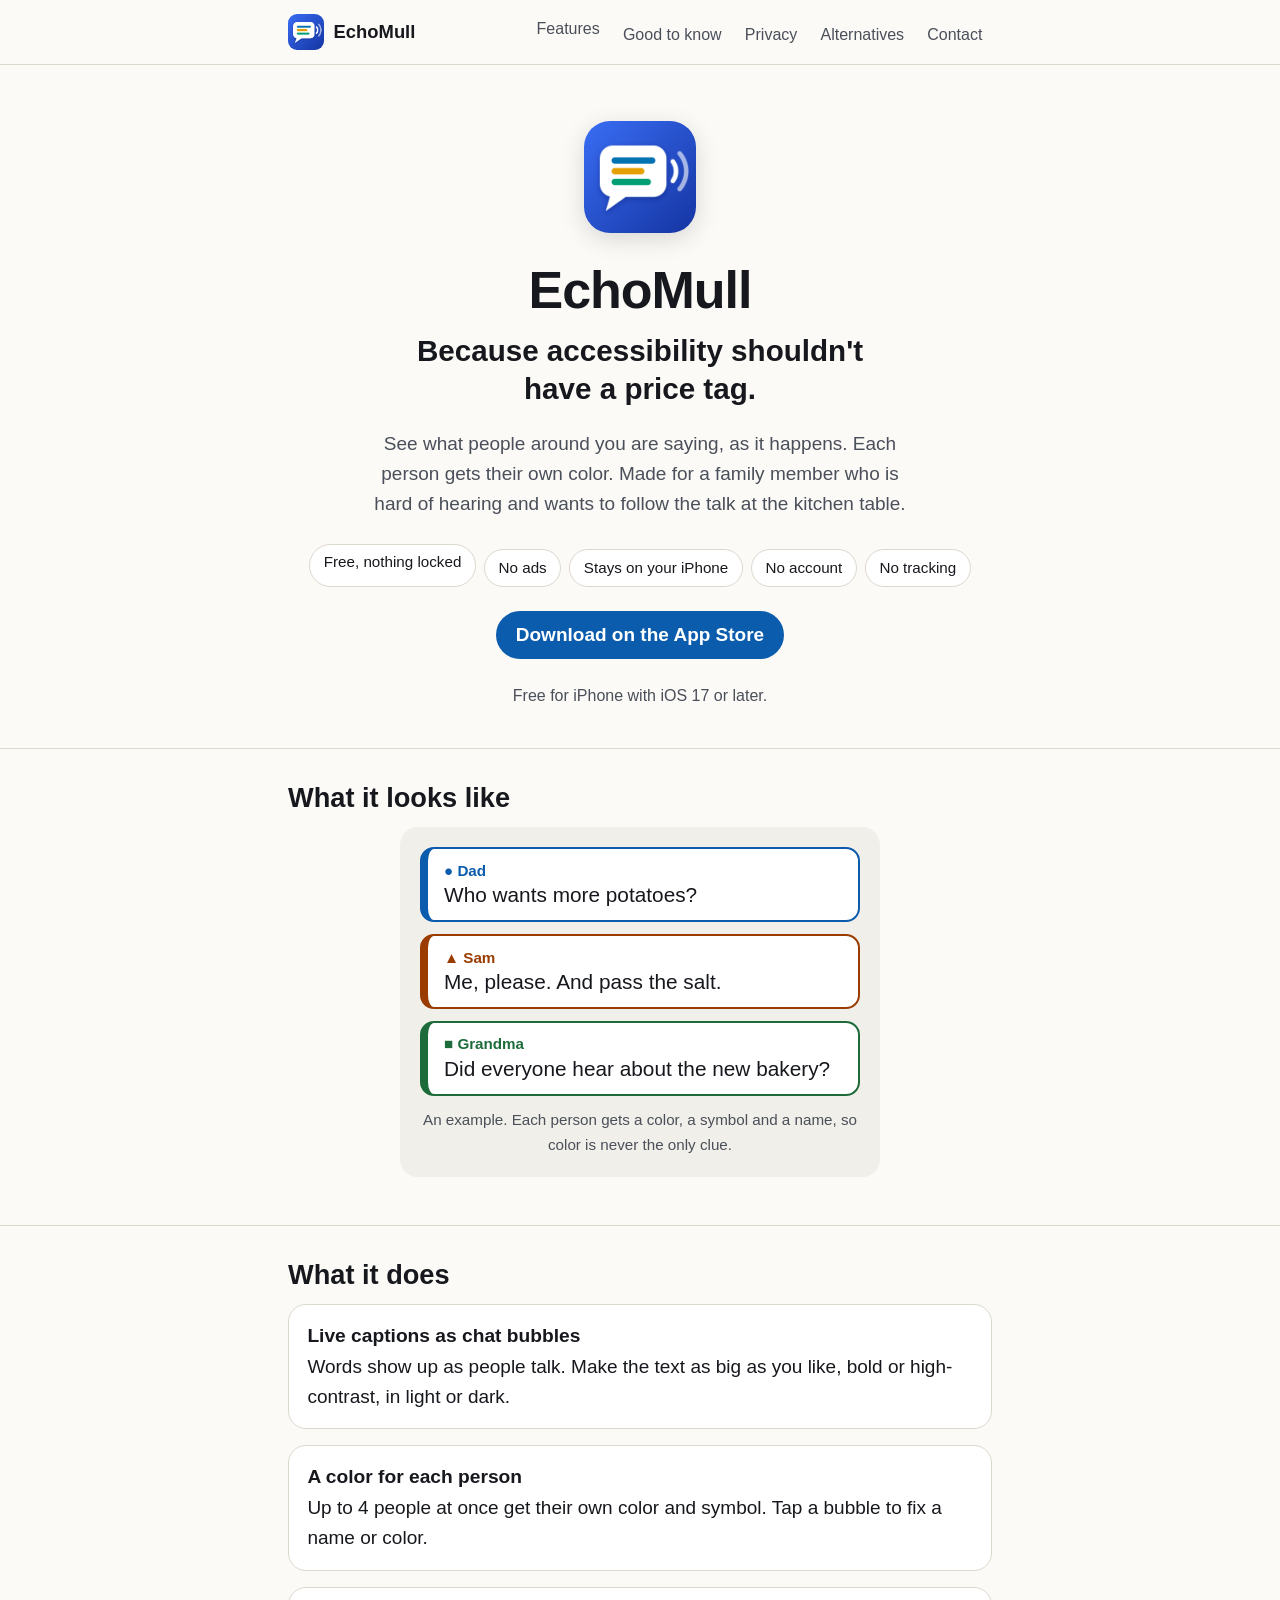
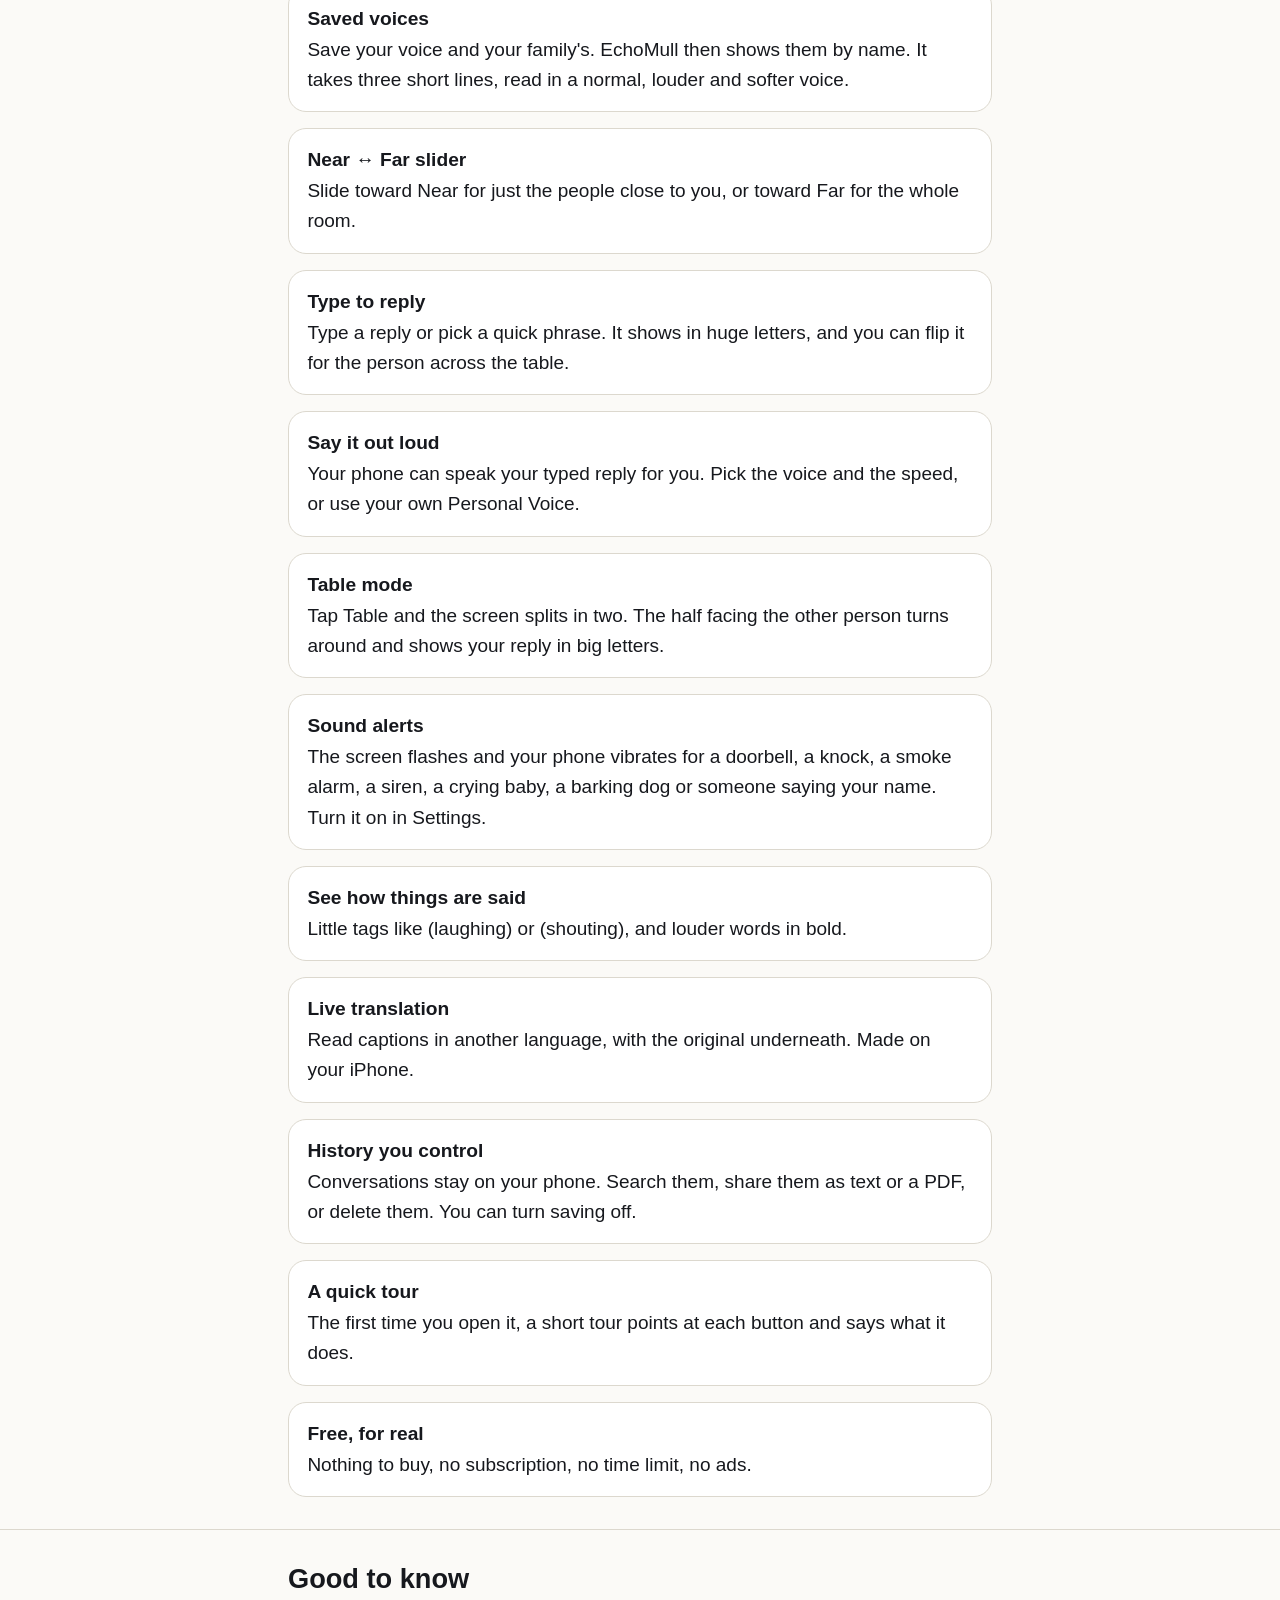
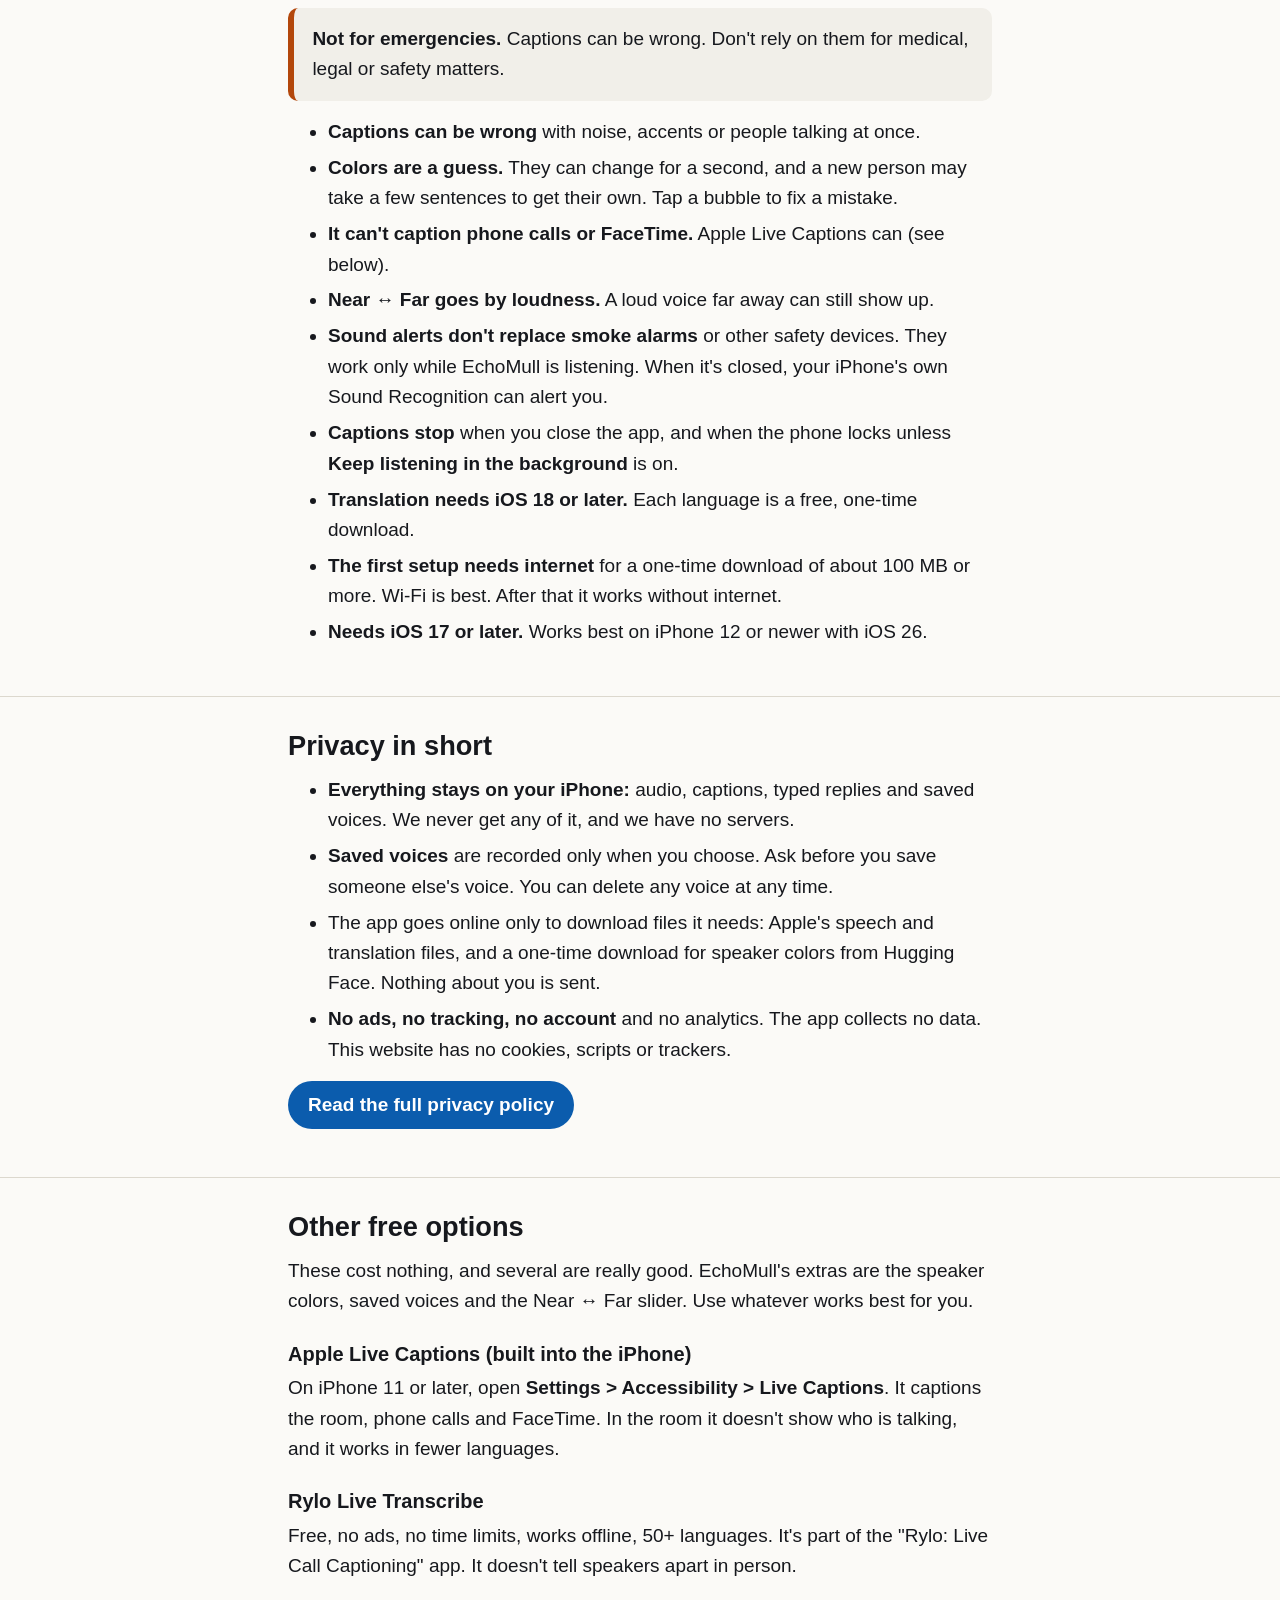
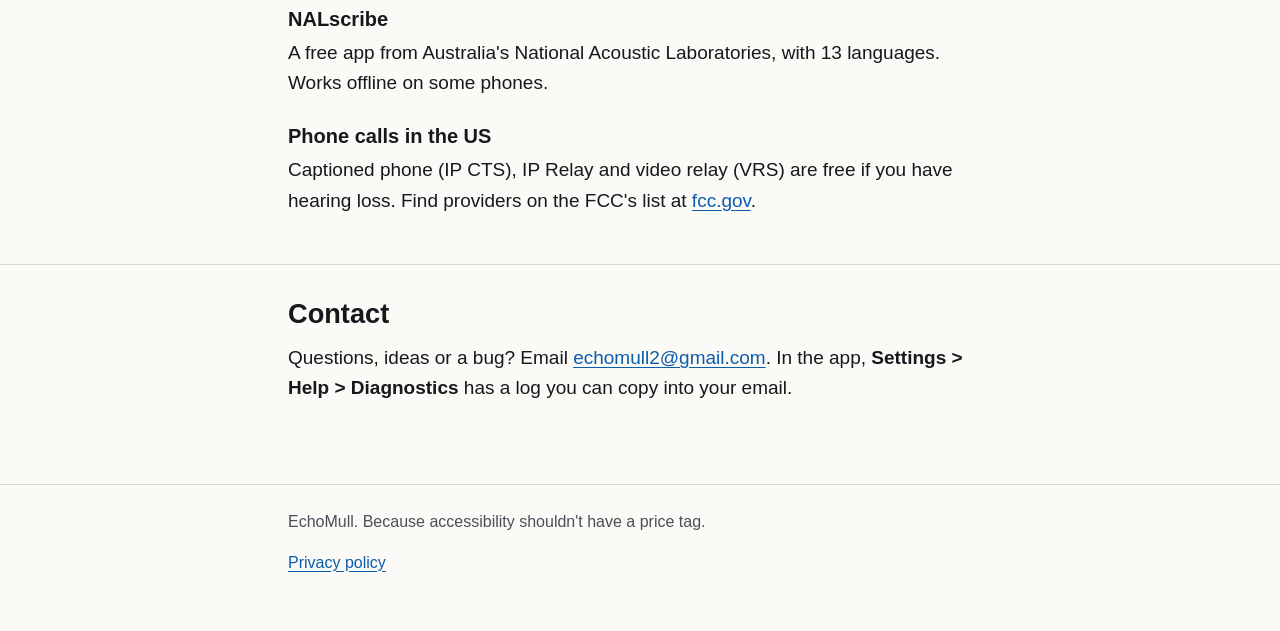
<file: site/index.html>
<!doctype html>
<html lang="en">
<head>
  <meta charset="utf-8">
  <meta name="viewport" content="width=device-width, initial-scale=1">
  <title>EchoMull - Free live captions for iPhone</title>
  <meta name="description" content="EchoMull is a free iPhone app that shows what people around you are saying, as chat bubbles. Each person gets their own color. Because accessibility shouldn't have a price tag.">
  <meta name="color-scheme" content="light dark">
  <meta name="referrer" content="no-referrer">
  <meta name="apple-itunes-app" content="app-id=6817930780">
  <link rel="icon" type="image/png" href="icon.png">
  <link rel="apple-touch-icon" href="icon.png">
  <link rel="stylesheet" href="styles.css">
</head>
<body>
  <a class="skip-link" href="#main">Skip to content</a>

  <header class="site-header">
    <div class="wrap">
      <a class="brand" href="./" aria-current="page">
        <img src="icon.png" alt="" width="36" height="36">
        <span>EchoMull</span>
      </a>
      <nav class="site-nav" aria-label="Main">
        <ul>
          <li><a href="#features">Features</a></li>
          <li><a href="#limits">Good to know</a></li>
          <li><a href="#privacy">Privacy</a></li>
          <li><a href="#alternatives">Alternatives</a></li>
          <li><a href="#contact">Contact</a></li>
        </ul>
      </nav>
    </div>
  </header>

  <main id="main">
    <section class="hero" aria-labelledby="title">
      <div class="wrap">
        <img class="hero-icon" src="icon.png" alt="EchoMull app icon" width="112" height="112">
        <h1 id="title">EchoMull</h1>
        <p class="slogan">Because accessibility shouldn't have a price tag.</p>
        <p class="lede">See what people around you are saying, as it happens. Each person gets their own color.
          Made for a family member who is hard of hearing and wants to follow the talk at the kitchen table.</p>
        <ul class="badges" aria-label="At a glance">
          <li>Free, nothing locked</li>
          <li>No ads</li>
          <li>Stays on your iPhone</li>
          <li>No account</li>
          <li>No tracking</li>
        </ul>
        <p class="store-link"><a class="button" href="https://apps.apple.com/us/app/echomull/id6817930780">Download on the App Store</a></p>
        <p class="status-note">Free for iPhone with iOS 17 or later.</p>
      </div>
    </section>

    <section aria-labelledby="example-title">
      <div class="wrap">
        <h2 id="example-title">What it looks like</h2>
        <figure class="sample" aria-describedby="sample-caption">
          <p class="bubble s1"><span class="who">&#9679; Dad</span>Who wants more potatoes?</p>
          <p class="bubble s2"><span class="who">&#9650; Sam</span>Me, please. And pass the salt.</p>
          <p class="bubble s3"><span class="who">&#9632; Grandma</span>Did everyone hear about the new bakery?</p>
          <figcaption id="sample-caption" class="sample-caption">An example. Each person gets a color, a symbol and a
            name, so color is never the only clue.</figcaption>
        </figure>
      </div>
    </section>

    <section id="features" aria-labelledby="features-title">
      <div class="wrap">
        <h2 id="features-title">What it does</h2>
        <ul class="features">
          <li><strong>Live captions as chat bubbles</strong>Words show up as people talk. Make the text as big as you
            like, bold or high-contrast, in light or dark.</li>
          <li><strong>A color for each person</strong>Up to 4 people at once get their own color and symbol. Tap a
            bubble to fix a name or color.</li>
          <li><strong>Saved voices</strong>Save your voice and your family's. EchoMull then shows them by name. It
            takes three short lines, read in a normal, louder and softer voice.</li>
          <li><strong>Near &#8596; Far slider</strong>Slide toward Near for just the people close to you, or toward
            Far for the whole room.</li>
          <li><strong>Type to reply</strong>Type a reply or pick a quick phrase. It shows in huge letters, and you can
            flip it for the person across the table.</li>
          <li><strong>Say it out loud</strong>Your phone can speak your typed reply for you. Pick the voice and the
            speed, or use your own Personal Voice.</li>
          <li><strong>Table mode</strong>Tap Table and the screen splits in two. The half facing the other person
            turns around and shows your reply in big letters.</li>
          <li><strong>Sound alerts</strong>The screen flashes and your phone vibrates for a doorbell, a knock, a
            smoke alarm, a siren, a crying baby, a barking dog or someone saying your name. Turn it on in
            Settings.</li>
          <li><strong>See how things are said</strong>Little tags like (laughing) or (shouting), and louder words in
            bold.</li>
          <li><strong>Live translation</strong>Read captions in another language, with the original underneath.
            Made on your iPhone.</li>
          <li><strong>History you control</strong>Conversations stay on your phone. Search them, share them as text
            or a PDF, or delete them. You can turn saving off.</li>
          <li><strong>A quick tour</strong>The first time you open it, a short tour points at each button and says
            what it does.</li>
          <li><strong>Free, for real</strong>Nothing to buy, no subscription, no time limit, no ads.</li>
        </ul>
      </div>
    </section>

    <section id="limits" aria-labelledby="limits-title">
      <div class="wrap">
        <h2 id="limits-title">Good to know</h2>
        <p class="callout"><strong>Not for emergencies.</strong> Captions can be wrong. Don't rely on them for
          medical, legal or safety matters.</p>
        <ul>
          <li><strong>Captions can be wrong</strong> with noise, accents or people talking at once.</li>
          <li><strong>Colors are a guess.</strong> They can change for a second, and a new person may take a few
            sentences to get their own. Tap a bubble to fix a mistake.</li>
          <li><strong>It can't caption phone calls or FaceTime.</strong> Apple Live Captions can (see below).</li>
          <li><strong>Near &#8596; Far goes by loudness.</strong> A loud voice far away can still show up.</li>
          <li><strong>Sound alerts don't replace smoke alarms</strong> or other safety devices. They work only while
            EchoMull is listening. When it's closed, your iPhone's own Sound Recognition can alert you.</li>
          <li><strong>Captions stop</strong> when you close the app, and when the phone locks unless <strong>Keep
            listening in the background</strong> is on.</li>
          <li><strong>Translation needs iOS 18 or later.</strong> Each language is a free, one-time download.</li>
          <li><strong>The first setup needs internet</strong> for a one-time download of about 100 MB or more. Wi-Fi
            is best. After that it works without internet.</li>
          <li><strong>Needs iOS 17 or later.</strong> Works best on iPhone 12 or newer with iOS 26.</li>
        </ul>
      </div>
    </section>

    <section id="privacy" aria-labelledby="privacy-title">
      <div class="wrap">
        <h2 id="privacy-title">Privacy in short</h2>
        <ul>
          <li><strong>Everything stays on your iPhone:</strong> audio, captions, typed replies and saved voices. We
            never get any of it, and we have no servers.</li>
          <li><strong>Saved voices</strong> are recorded only when you choose. Ask before you save someone else's
            voice. You can delete any voice at any time.</li>
          <li>The app goes online only to download files it needs: Apple's speech and translation files, and a
            one-time download for speaker colors from Hugging Face. Nothing about you is sent.</li>
          <li><strong>No ads, no tracking, no account</strong> and no analytics. The app collects no data. This
            website has no cookies, scripts or trackers.</li>
        </ul>
        <p><a class="button" href="privacy.html">Read the full privacy policy</a></p>
      </div>
    </section>

    <section id="alternatives" aria-labelledby="alternatives-title">
      <div class="wrap">
        <h2 id="alternatives-title">Other free options</h2>
        <p>These cost nothing, and several are really good. EchoMull's extras are the speaker colors, saved voices
          and the Near &#8596; Far slider. Use whatever works best for you.</p>
        <h3>Apple Live Captions (built into the iPhone)</h3>
        <p>On iPhone 11 or later, open <strong>Settings &gt; Accessibility &gt; Live Captions</strong>. It captions
          the room, phone calls and FaceTime. In the room it doesn't show who is talking, and it works in fewer
          languages.</p>
        <h3>Rylo Live Transcribe</h3>
        <p>Free, no ads, no time limits, works offline, 50+ languages. It's part of the "Rylo: Live Call Captioning"
          app. It doesn't tell speakers apart in person.</p>
        <h3>NALscribe</h3>
        <p>A free app from Australia's National Acoustic Laboratories, with 13 languages. Works offline on some
          phones.</p>
        <h3>Phone calls in the US</h3>
        <p>Captioned phone (IP CTS), IP Relay and video relay (VRS) are free if you have hearing loss. Find providers
          on the FCC's list at <a href="https://www.fcc.gov/">fcc.gov</a>.</p>
      </div>
    </section>

    <section id="contact" aria-labelledby="contact-title">
      <div class="wrap">
        <h2 id="contact-title">Contact</h2>
        <p>Questions, ideas or a bug? Email
          <a href="mailto:echomull2@gmail.com">echomull2@gmail.com</a>.
          In the app, <strong>Settings &gt; Help &gt; Diagnostics</strong> has a log you can copy into your email.</p>
      </div>
    </section>
  </main>

  <footer class="site-footer">
    <div class="wrap">
      <p>EchoMull. Because accessibility shouldn't have a price tag.</p>
      <p><a href="privacy.html">Privacy policy</a></p>
    </div>
  </footer>
</body>
</html>
</file>
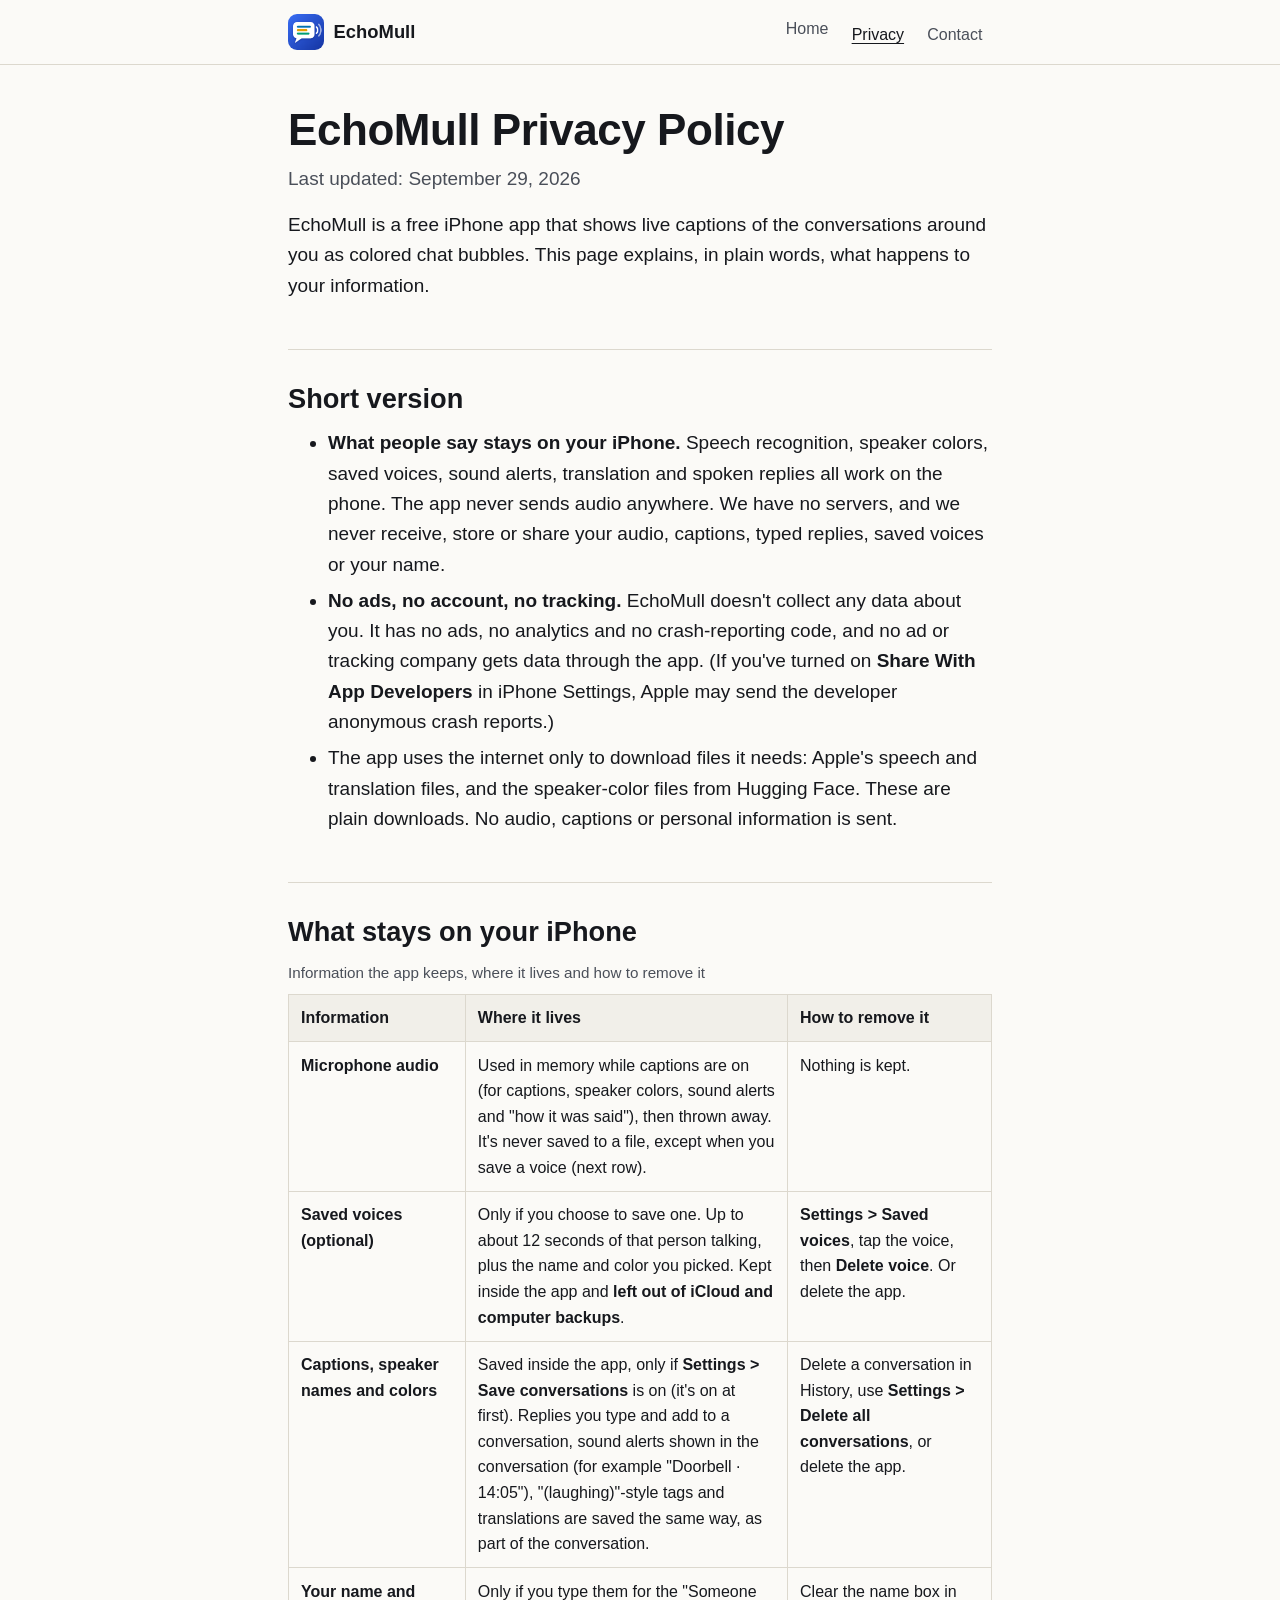
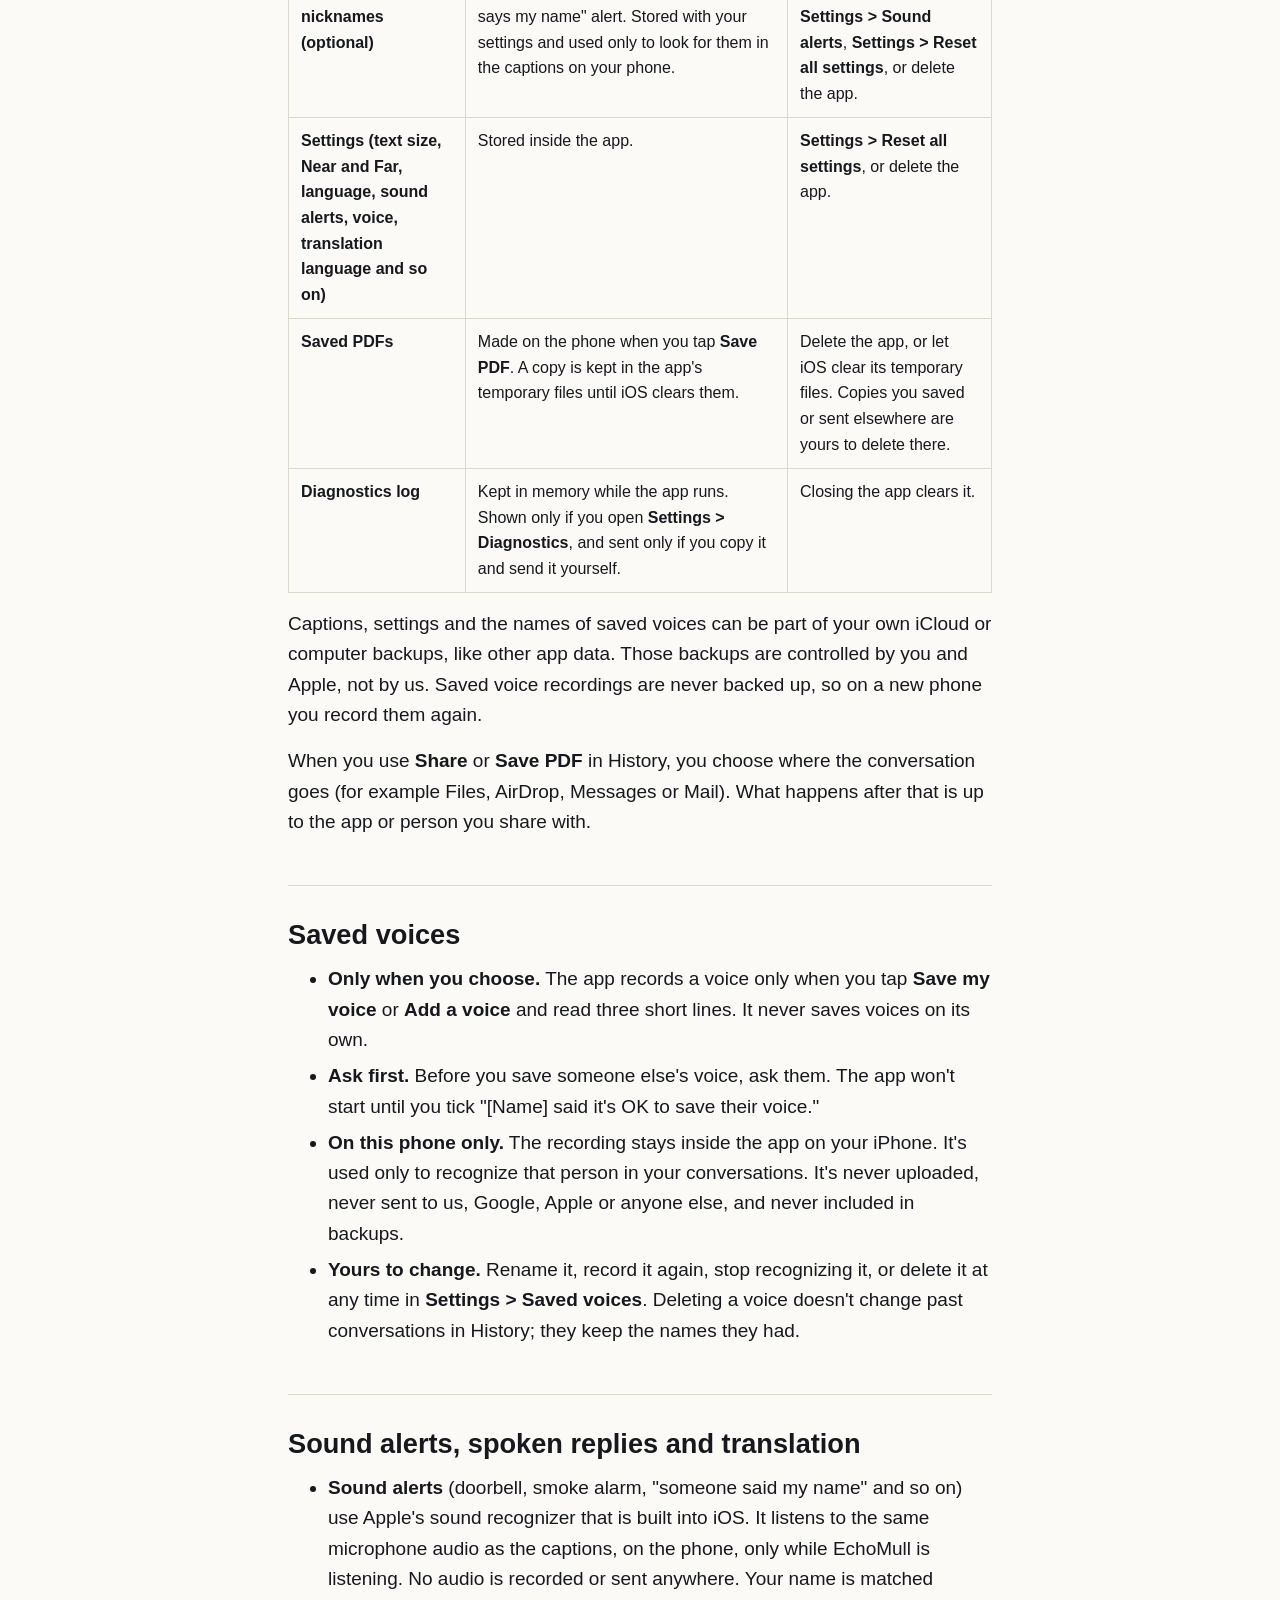
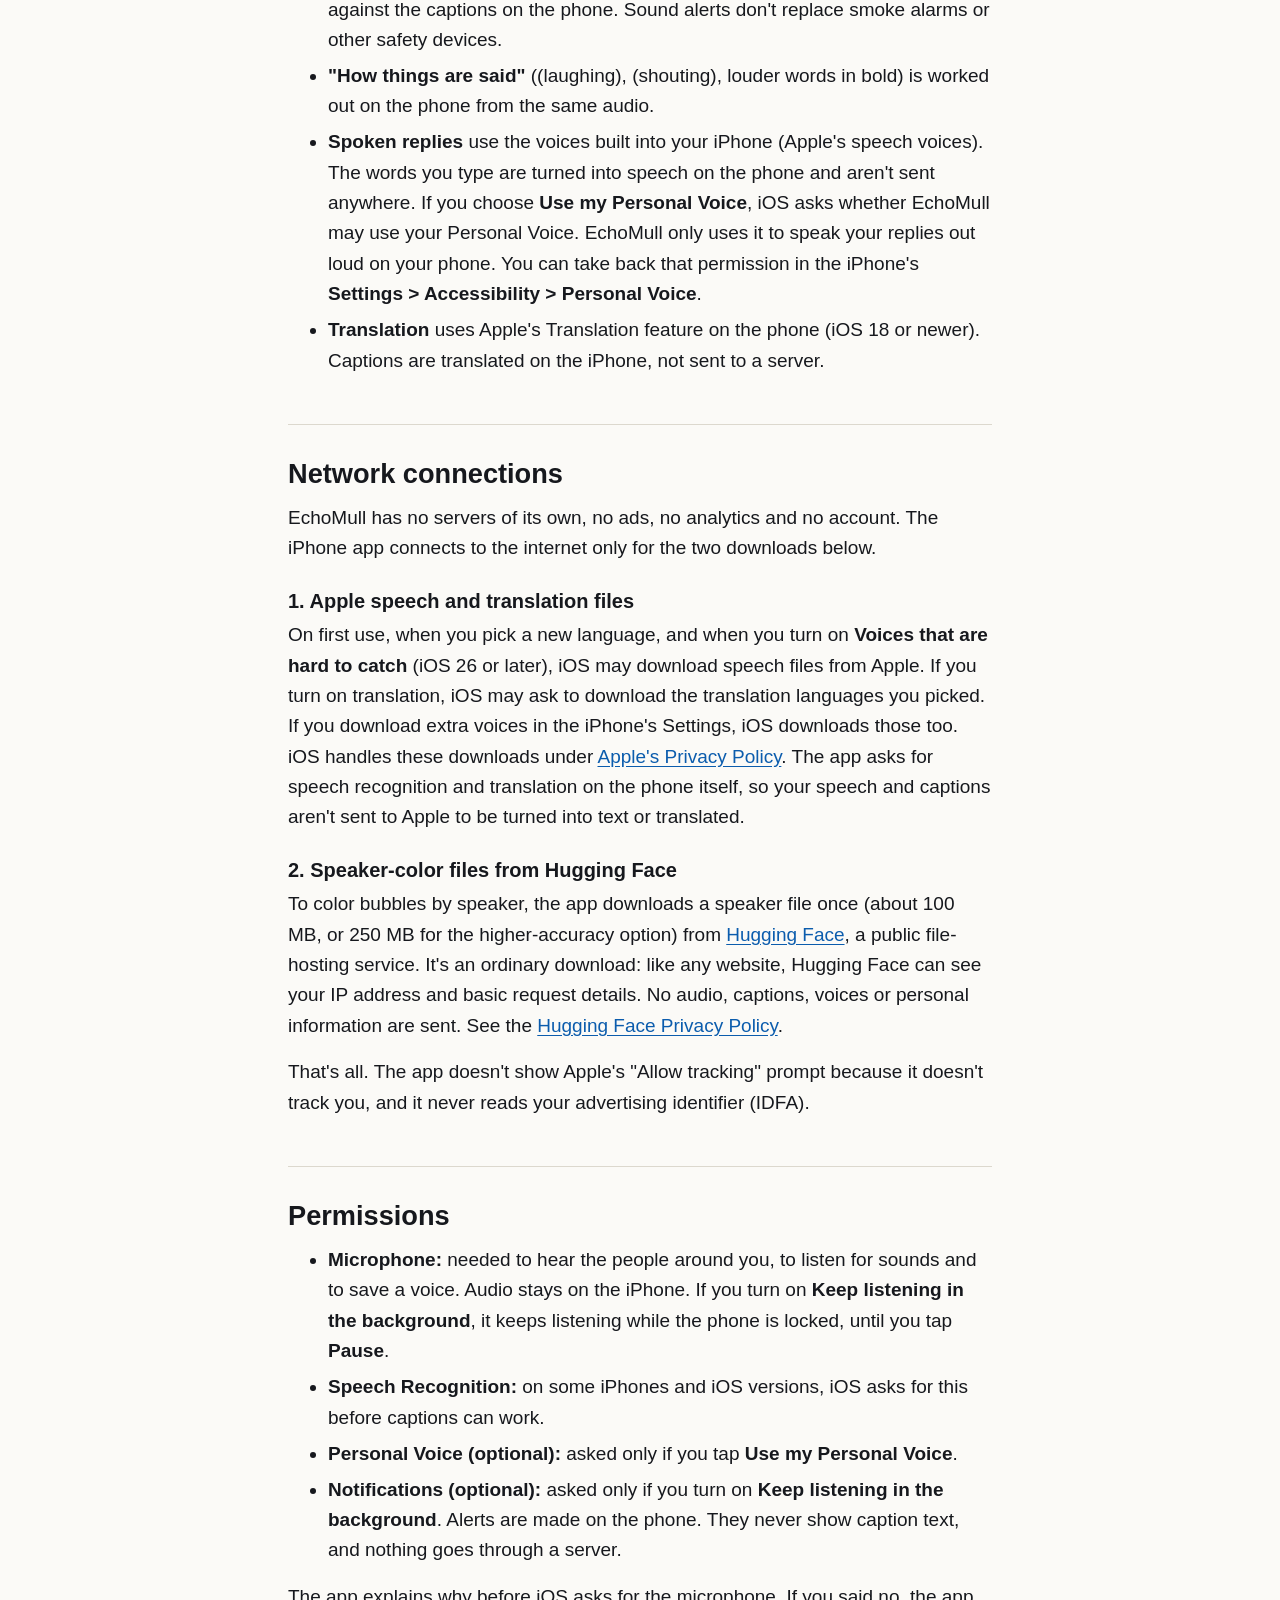
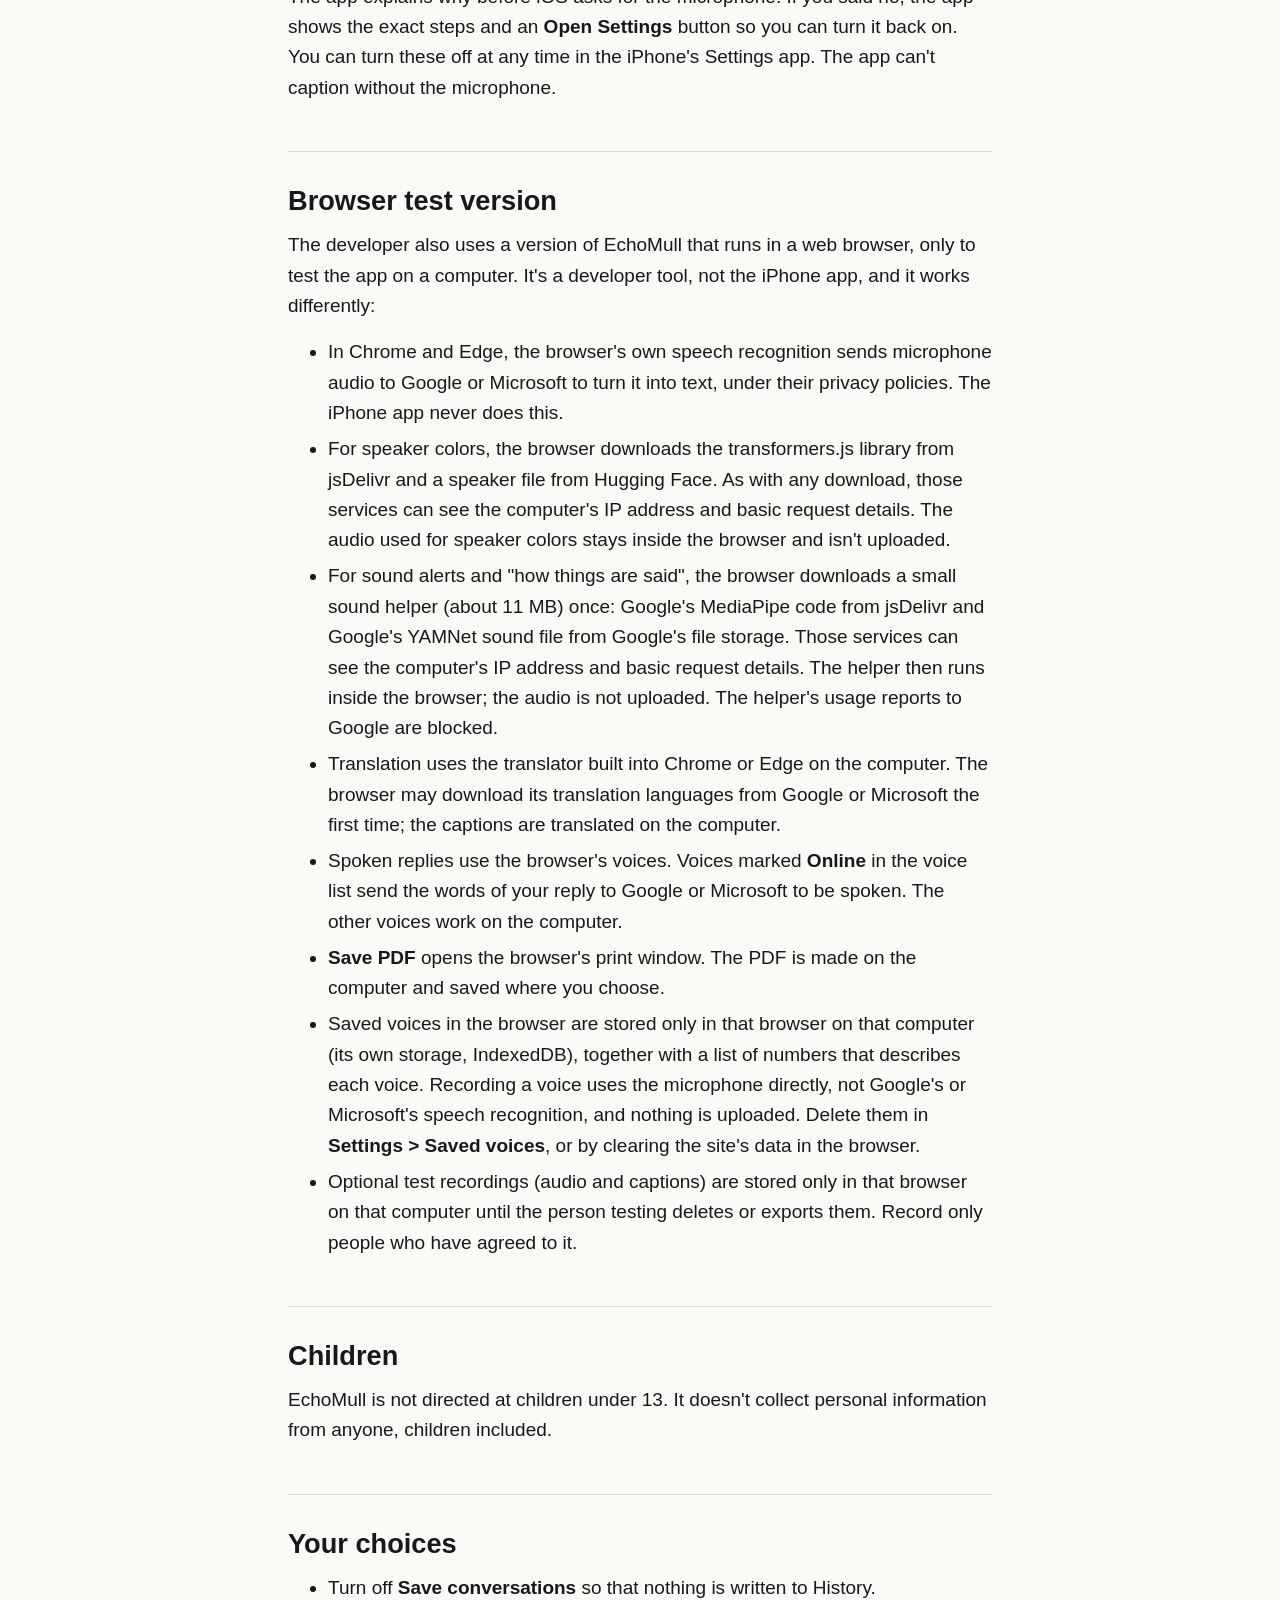
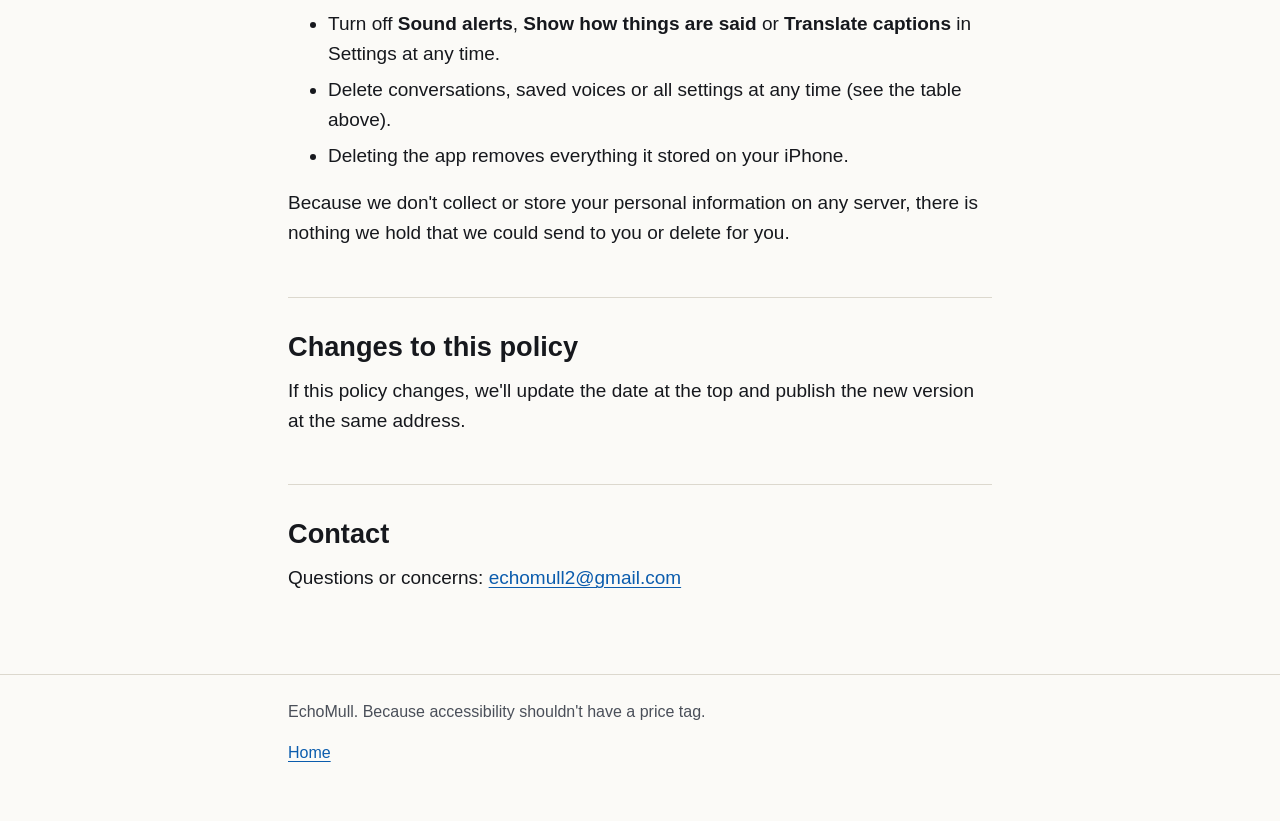
<file: site/privacy.html>
<!doctype html>
<html lang="en">
<head>
  <meta charset="utf-8">
  <meta name="viewport" content="width=device-width, initial-scale=1">
  <title>Privacy Policy - EchoMull</title>
  <meta name="description" content="EchoMull privacy policy: what people say, any voices you save, sound alerts and translations stay on your iPhone.">
  <meta name="color-scheme" content="light dark">
  <meta name="referrer" content="no-referrer">
  <link rel="icon" type="image/png" href="icon.png">
  <link rel="apple-touch-icon" href="icon.png">
  <link rel="stylesheet" href="styles.css">
</head>
<body>
  <a class="skip-link" href="#main">Skip to content</a>

  <header class="site-header">
    <div class="wrap">
      <a class="brand" href="./">
        <img src="icon.png" alt="" width="36" height="36">
        <span>EchoMull</span>
      </a>
      <nav class="site-nav" aria-label="Main">
        <ul>
          <li><a href="./">Home</a></li>
          <li><a href="privacy.html" aria-current="page">Privacy</a></li>
          <li><a href="./#contact">Contact</a></li>
        </ul>
      </nav>
    </div>
  </header>

  <main id="main">
    <article class="wrap">
      <section aria-labelledby="title">
        <h1 id="title" class="hero-title">EchoMull Privacy Policy</h1>
        <p class="updated">Last updated: <time datetime="2026-09-29">September 29, 2026</time></p>
        <p>EchoMull is a free iPhone app that shows live captions of the conversations around you as colored chat
          bubbles. This page explains, in plain words, what happens to your information.</p>
      </section>

      <section aria-labelledby="short">
        <h2 id="short">Short version</h2>
        <ul>
          <li><strong>What people say stays on your iPhone.</strong> Speech recognition, speaker colors, saved
            voices, sound alerts, translation and spoken replies all work on the phone. The app never sends audio
            anywhere. We have no servers, and we never receive, store or share your audio, captions, typed replies,
            saved voices or your name.</li>
          <li><strong>No ads, no account, no tracking.</strong> EchoMull doesn't collect any data about you. It has
            no ads, no analytics and no crash-reporting code, and no ad or tracking company gets data through the
            app. (If you've turned on <strong>Share With App Developers</strong> in iPhone Settings, Apple may send the
            developer anonymous crash reports.)</li>
          <li>The app uses the internet only to download files it needs: Apple's speech and translation files, and the
            speaker-color files from Hugging Face. These are plain downloads. No audio, captions or personal information
            is sent.</li>
        </ul>
      </section>

      <section aria-labelledby="on-device">
        <h2 id="on-device">What stays on your iPhone</h2>
        <div class="table-wrap">
          <table>
            <caption class="updated">Information the app keeps, where it lives and how to remove it</caption>
            <thead>
              <tr>
                <th scope="col">Information</th>
                <th scope="col">Where it lives</th>
                <th scope="col">How to remove it</th>
              </tr>
            </thead>
            <tbody>
              <tr>
                <th scope="row">Microphone audio</th>
                <td data-label="Where it lives">Used in memory while captions are on (for captions, speaker colors,
                  sound alerts and "how it was said"), then thrown away. It's never saved to a file, except when you
                  save a voice (next row).</td>
                <td data-label="How to remove it">Nothing is kept.</td>
              </tr>
              <tr>
                <th scope="row">Saved voices (optional)</th>
                <td data-label="Where it lives">Only if you choose to save one. Up to about 12 seconds of that person
                  talking, plus the name and color you picked. Kept inside the app and <strong>left out of iCloud and
                  computer backups</strong>.</td>
                <td data-label="How to remove it"><strong>Settings &gt; Saved voices</strong>, tap the voice, then
                  <strong>Delete voice</strong>. Or delete the app.</td>
              </tr>
              <tr>
                <th scope="row">Captions, speaker names and colors</th>
                <td data-label="Where it lives">Saved inside the app, only if <strong>Settings &gt; Save
                  conversations</strong> is on (it's on at first). Replies you type and add to a conversation, sound
                  alerts shown in the conversation (for example "Doorbell · 14:05"), "(laughing)"-style tags and
                  translations are saved the same way, as part of the conversation.</td>
                <td data-label="How to remove it">Delete a conversation in History, use <strong>Settings &gt; Delete all
                  conversations</strong>, or delete the app.</td>
              </tr>
              <tr>
                <th scope="row">Your name and nicknames (optional)</th>
                <td data-label="Where it lives">Only if you type them for the "Someone says my name" alert. Stored with
                  your settings and used only to look for them in the captions on your phone.</td>
                <td data-label="How to remove it">Clear the name box in <strong>Settings &gt; Sound alerts</strong>,
                  <strong>Settings &gt; Reset all settings</strong>, or delete the app.</td>
              </tr>
              <tr>
                <th scope="row">Settings (text size, Near and Far, language, sound alerts, voice, translation language
                  and so on)</th>
                <td data-label="Where it lives">Stored inside the app.</td>
                <td data-label="How to remove it"><strong>Settings &gt; Reset all settings</strong>, or delete the
                  app.</td>
              </tr>
              <tr>
                <th scope="row">Saved PDFs</th>
                <td data-label="Where it lives">Made on the phone when you tap <strong>Save PDF</strong>. A copy is
                  kept in the app's temporary files until iOS clears them.</td>
                <td data-label="How to remove it">Delete the app, or let iOS clear its temporary files. Copies you
                  saved or sent elsewhere are yours to delete there.</td>
              </tr>
              <tr>
                <th scope="row">Diagnostics log</th>
                <td data-label="Where it lives">Kept in memory while the app runs. Shown only if you open
                  <strong>Settings &gt; Diagnostics</strong>, and sent only if you copy it and send it yourself.</td>
                <td data-label="How to remove it">Closing the app clears it.</td>
              </tr>
            </tbody>
          </table>
        </div>
        <p>Captions, settings and the names of saved voices can be part of your own iCloud or computer backups, like
          other app data. Those backups are controlled by you and Apple, not by us. Saved voice recordings are never
          backed up, so on a new phone you record them again.</p>
        <p>When you use <strong>Share</strong> or <strong>Save PDF</strong> in History, you choose where the
          conversation goes (for example Files, AirDrop, Messages or Mail). What happens after that is up to the app or
          person you share with.</p>
      </section>

      <section aria-labelledby="voices">
        <h2 id="voices">Saved voices</h2>
        <ul>
          <li><strong>Only when you choose.</strong> The app records a voice only when you tap <strong>Save my
            voice</strong> or <strong>Add a voice</strong> and read three short lines. It never saves voices on its
            own.</li>
          <li><strong>Ask first.</strong> Before you save someone else's voice, ask them. The app won't start until
            you tick "[Name] said it's OK to save their voice."</li>
          <li><strong>On this phone only.</strong> The recording stays inside the app on your iPhone. It's used only
            to recognize that person in your conversations. It's never uploaded, never sent to us, Google, Apple or
            anyone else, and never included in backups.</li>
          <li><strong>Yours to change.</strong> Rename it, record it again, stop recognizing it, or delete it at any
            time in <strong>Settings &gt; Saved voices</strong>. Deleting a voice doesn't change past conversations
            in History; they keep the names they had.</li>
        </ul>
      </section>

      <section aria-labelledby="alerts">
        <h2 id="alerts">Sound alerts, spoken replies and translation</h2>
        <ul>
          <li><strong>Sound alerts</strong> (doorbell, smoke alarm, "someone said my name" and so on) use Apple's sound
            recognizer that is built into iOS. It listens to the same microphone audio as the captions, on the phone,
            only while EchoMull is listening. No audio is recorded or sent anywhere. Your name is matched against the
            captions on the phone. Sound alerts don't replace smoke alarms or other safety devices.</li>
          <li><strong>"How things are said"</strong> ((laughing), (shouting), louder words in bold) is worked out on
            the phone from the same audio.</li>
          <li><strong>Spoken replies</strong> use the voices built into your iPhone (Apple's speech voices). The words
            you type are turned into speech on the phone and aren't sent anywhere. If you choose <strong>Use my
            Personal Voice</strong>, iOS asks whether EchoMull may use your Personal Voice. EchoMull only uses it to
            speak your replies out loud on your phone. You can take back that permission in the iPhone's
            <strong>Settings &gt; Accessibility &gt; Personal Voice</strong>.</li>
          <li><strong>Translation</strong> uses Apple's Translation feature on the phone (iOS 18 or newer). Captions
            are translated on the iPhone, not sent to a server.</li>
        </ul>
      </section>

      <section aria-labelledby="network">
        <h2 id="network">Network connections</h2>
        <p>EchoMull has no servers of its own, no ads, no analytics and no account. The iPhone app connects to the
          internet only for the two downloads below.</p>

        <h3>1. Apple speech and translation files</h3>
        <p>On first use, when you pick a new language, and when you turn on <strong>Voices that are hard to
          catch</strong> (iOS 26 or later), iOS may download speech files from Apple. If you turn on translation, iOS may ask to download the translation languages you picked. If you download extra voices in
          the iPhone's Settings, iOS downloads those too. iOS handles these downloads under
          <a href="https://www.apple.com/legal/privacy/">Apple's Privacy Policy</a>. The app asks for speech recognition
          and translation on the phone itself, so your speech and captions aren't sent to Apple to be turned into text
          or translated.</p>

        <h3>2. Speaker-color files from Hugging Face</h3>
        <p>To color bubbles by speaker, the app downloads a speaker file once (about 100 MB, or 250 MB for the
          higher-accuracy option) from <a href="https://huggingface.co">Hugging Face</a>, a public file-hosting
          service. It's an ordinary download: like any website, Hugging Face can see your IP address and basic request
          details. No audio, captions, voices or personal information are sent. See the
          <a href="https://huggingface.co/privacy">Hugging Face Privacy Policy</a>.</p>

        <p>That's all. The app doesn't show Apple's "Allow tracking" prompt because it doesn't track you, and it never
          reads your advertising identifier (IDFA).</p>
      </section>

      <section aria-labelledby="permissions">
        <h2 id="permissions">Permissions</h2>
        <ul>
          <li><strong>Microphone:</strong> needed to hear the people around you, to listen for sounds and to save a
            voice. Audio stays on the iPhone. If you turn on <strong>Keep listening in the background</strong>, it
            keeps listening while the phone is locked, until you tap <strong>Pause</strong>.</li>
          <li><strong>Speech Recognition:</strong> on some iPhones and iOS versions, iOS asks for this before
            captions can work.</li>
          <li><strong>Personal Voice (optional):</strong> asked only if you tap <strong>Use my Personal
            Voice</strong>.</li>
          <li><strong>Notifications (optional):</strong> asked only if you turn on <strong>Keep listening in the
            background</strong>. Alerts are made on the phone. They never show caption text, and nothing goes through
            a server.</li>
        </ul>
        <p>The app explains why before iOS asks for the microphone. If you said no, the app shows the exact steps and an
          <strong>Open Settings</strong> button so you can turn it back on. You can turn these off at any time in the
          iPhone's Settings app. The app can't caption without the microphone.</p>
      </section>

      <section aria-labelledby="web-preview">
        <h2 id="web-preview">Browser test version</h2>
        <p>The developer also uses a version of EchoMull that runs in a web browser, only to test the app on a
          computer. It's a developer tool, not the iPhone app, and it works differently:</p>
        <ul>
          <li>In Chrome and Edge, the browser's own speech recognition sends microphone audio to Google or Microsoft
            to turn it into text, under their privacy policies. The iPhone app never does this.</li>
          <li>For speaker colors, the browser downloads the transformers.js library from jsDelivr and a speaker file
            from Hugging Face. As with any download, those services can see the computer's IP address and basic
            request details. The audio used for speaker colors stays inside the browser and isn't uploaded.</li>
          <li>For sound alerts and "how things are said", the browser downloads a small sound helper (about 11 MB)
            once: Google's MediaPipe code from jsDelivr and Google's YAMNet sound file from Google's file storage.
            Those services can see the computer's IP address and basic request details. The helper then runs inside
            the browser; the audio is not uploaded. The helper's usage reports to Google are blocked.</li>
          <li>Translation uses the translator built into Chrome or Edge on the computer. The browser may download its
            translation languages from Google or Microsoft the first time; the captions are translated on the
            computer.</li>
          <li>Spoken replies use the browser's voices. Voices marked <strong>Online</strong> in the voice list send the
            words of your reply to Google or Microsoft to be spoken. The other voices work on the computer.</li>
          <li><strong>Save PDF</strong> opens the browser's print window. The PDF is made on the computer and saved
            where you choose.</li>
          <li>Saved voices in the browser are stored only in that browser on that computer (its own storage,
            IndexedDB), together with a list of numbers that describes each voice. Recording a voice uses the
            microphone directly, not Google's or Microsoft's speech recognition, and nothing is uploaded. Delete them
            in <strong>Settings &gt; Saved voices</strong>, or by clearing the site's data in the browser.</li>
          <li>Optional test recordings (audio and captions) are stored only in that browser on that computer until the
            person testing deletes or exports them. Record only people who have agreed to it.</li>
        </ul>
      </section>

      <section aria-labelledby="children">
        <h2 id="children">Children</h2>
        <p>EchoMull is not directed at children under 13. It doesn't collect personal information from anyone,
          children included.</p>
      </section>

      <section aria-labelledby="choices">
        <h2 id="choices">Your choices</h2>
        <ul>
          <li>Turn off <strong>Save conversations</strong> so that nothing is written to History.</li>
          <li>Turn off <strong>Sound alerts</strong>, <strong>Show how things are said</strong> or <strong>Translate
            captions</strong> in Settings at any time.</li>
          <li>Delete conversations, saved voices or all settings at any time (see the table above).</li>
          <li>Deleting the app removes everything it stored on your iPhone.</li>
        </ul>
        <p>Because we don't collect or store your personal information on any server, there is nothing we hold that we
          could send to you or delete for you.</p>
      </section>

      <section aria-labelledby="changes">
        <h2 id="changes">Changes to this policy</h2>
        <p>If this policy changes, we'll update the date at the top and publish the new version at the same
          address.</p>
      </section>

      <section aria-labelledby="contact">
        <h2 id="contact">Contact</h2>
        <p>Questions or concerns: <a href="mailto:echomull2@gmail.com">echomull2@gmail.com</a></p>
      </section>
    </article>
  </main>

  <footer class="site-footer">
    <div class="wrap">
      <p>EchoMull. Because accessibility shouldn't have a price tag.</p>
      <p><a href="./">Home</a></p>
    </div>
  </footer>
</body>
</html>
</file>
<file: site/styles.css>
/* EchoMull site: no external fonts, scripts or trackers. */

:root {
  color-scheme: light dark;
  --bg: #fbfaf7;
  --surface: #ffffff;
  --surface-2: #f1efe9;
  --text: #16181d;
  --text-2: #4a4f59;
  --border: #dcd8ce;
  --accent: #0b5cad;
  --accent-text: #ffffff;
  --focus: #b3470b;
  --speaker-1: #0b5cad;
  --speaker-2: #9a3c00;
  --speaker-3: #1d6b3a;
  --radius: 18px;
  --max: 46rem;
}

@media (prefers-color-scheme: dark) {
  :root {
    --bg: #111317;
    --surface: #1a1d23;
    --surface-2: #23272f;
    --text: #f2f3f5;
    --text-2: #b9bfca;
    --border: #353a44;
    --accent: #7fb6ff;
    --accent-text: #0b1522;
    --focus: #ffb27a;
    --speaker-1: #7fb6ff;
    --speaker-2: #ffae70;
    --speaker-3: #7fd49b;
  }
}

*,
*::before,
*::after {
  box-sizing: border-box;
}

html {
  -webkit-text-size-adjust: 100%;
  text-size-adjust: 100%;
}

body {
  margin: 0;
  background: var(--bg);
  color: var(--text);
  font-family: -apple-system, BlinkMacSystemFont, "Segoe UI", Roboto, "Helvetica Neue", Arial, sans-serif;
  font-size: 1.1875rem;
  line-height: 1.6;
  overflow-wrap: break-word;
}

img {
  max-width: 100%;
  height: auto;
}

a {
  color: var(--accent);
  text-underline-offset: 0.18em;
}

a:hover {
  text-decoration-thickness: 2px;
}

:focus-visible {
  outline: 3px solid var(--focus);
  outline-offset: 3px;
  border-radius: 4px;
}

.skip-link {
  position: absolute;
  left: 16px;
  top: -100px;
  padding: 0.6rem 1rem;
  background: var(--accent);
  color: var(--accent-text);
  border-radius: 8px;
  z-index: 10;
}

.skip-link:focus {
  top: 12px;
}

.wrap {
  width: 100%;
  max-width: var(--max);
  margin: 0 auto;
  padding: 0 16px;
}

/* Header */
.site-header {
  border-bottom: 1px solid var(--border);
}

.site-header .wrap {
  display: flex;
  align-items: center;
  justify-content: space-between;
  flex-wrap: wrap;
  gap: 0.5rem 1rem;
  min-height: 64px;
}

.brand {
  display: inline-flex;
  align-items: center;
  gap: 0.6rem;
  min-height: 44px;
  color: var(--text);
  font-weight: 700;
  font-size: 1.15rem;
  text-decoration: none;
}

.brand img {
  width: 36px;
  height: 36px;
  border-radius: 9px;
}

.site-nav ul {
  display: flex;
  flex-wrap: wrap;
  gap: 0 0.25rem;
  margin: 0;
  padding: 0;
  list-style: none;
}

.site-nav a {
  display: inline-flex;
  align-items: center;
  min-height: 44px;
  padding: 0 0.6rem;
  color: var(--text-2);
  text-decoration: none;
  font-size: 1rem;
}

.site-nav a:hover,
.site-nav a[aria-current="page"] {
  color: var(--text);
  text-decoration: underline;
}

/* Hero */
.hero {
  padding: 3.5rem 0 2.5rem;
  text-align: center;
}

.hero-icon {
  width: 112px;
  height: 112px;
  border-radius: 26px;
  box-shadow: 0 6px 24px rgba(0, 0, 0, 0.14);
}

.hero h1 {
  margin: 1.25rem 0 0.25rem;
  font-size: clamp(2.25rem, 7vw, 3.25rem);
  line-height: 1.1;
  letter-spacing: -0.02em;
}

.slogan {
  margin: 0.75rem auto 0;
  max-width: 30rem;
  font-size: clamp(1.4rem, 4.2vw, 1.85rem);
  line-height: 1.3;
  font-weight: 600;
}

.lede {
  margin: 1.25rem auto 0;
  max-width: 34rem;
  color: var(--text-2);
}

.badges {
  display: flex;
  flex-wrap: wrap;
  justify-content: center;
  gap: 0.5rem;
  margin: 1.5rem 0 0;
  padding: 0;
  list-style: none;
}

.badges li {
  padding: 0.35rem 0.85rem;
  border: 1px solid var(--border);
  border-radius: 999px;
  background: var(--surface);
  font-size: 0.95rem;
}

.status-note {
  margin: 1.5rem auto 0;
  color: var(--text-2);
  font-size: 1rem;
}

/* Sample conversation (decorative illustration of the app) */
.sample {
  margin: 0 auto 1rem;
  padding: 1.25rem;
  max-width: 30rem;
  background: var(--surface-2);
  border-radius: var(--radius);
}

.bubble {
  margin: 0 0 0.75rem;
  padding: 0.7rem 1rem;
  background: var(--surface);
  border: 2px solid var(--speaker, var(--border));
  border-left-width: 8px;
  border-radius: 14px;
  font-size: 1.3rem;
  line-height: 1.35;
}

.bubble:last-child {
  margin-bottom: 0;
}

.bubble .who {
  display: block;
  color: var(--speaker, var(--text-2));
  font-size: 0.95rem;
  font-weight: 700;
}

.bubble.s1 { --speaker: var(--speaker-1); }
.bubble.s2 { --speaker: var(--speaker-2); }
.bubble.s3 { --speaker: var(--speaker-3); }

.sample-caption {
  margin: 0.5rem 0 0;
  color: var(--text-2);
  font-size: 0.95rem;
  text-align: center;
}

/* Sections */
main section {
  padding: 2rem 0;
  border-top: 1px solid var(--border);
}

main section:first-of-type {
  border-top: 0;
}

.hero-title {
  margin: 0.5rem 0 0.5rem;
  font-size: clamp(2rem, 6vw, 2.75rem);
  line-height: 1.15;
  letter-spacing: -0.01em;
}

caption {
  padding: 0 0 0.5rem;
  text-align: left;
  font-size: 0.95rem;
}

h2 {
  margin: 0 0 0.75rem;
  font-size: 1.7rem;
  line-height: 1.25;
}

h3 {
  margin: 1.5rem 0 0.4rem;
  font-size: 1.25rem;
  line-height: 1.3;
}

p,
ul,
ol,
table {
  margin: 0 0 1rem;
}

li + li {
  margin-top: 0.35rem;
}

.features {
  display: grid;
  gap: 1rem;
  margin: 0;
  padding: 0;
  list-style: none;
}

.features li {
  margin: 0;
  padding: 1rem 1.15rem;
  background: var(--surface);
  border: 1px solid var(--border);
  border-radius: var(--radius);
}

.features strong {
  display: block;
  font-size: 1.2rem;
}

.callout {
  padding: 1rem 1.15rem;
  background: var(--surface-2);
  border-left: 6px solid var(--focus);
  border-radius: 10px;
}

.button {
  display: inline-flex;
  align-items: center;
  justify-content: center;
  min-height: 48px;
  padding: 0 1.25rem;
  background: var(--accent);
  color: var(--accent-text);
  border-radius: 999px;
  font-weight: 600;
  text-decoration: none;
}

.button:hover {
  text-decoration: underline;
}

/* Tables collapse to stacked rows on narrow screens so the page never scrolls sideways. */
.table-wrap {
  margin: 0 0 1rem;
}

table {
  width: 100%;
  border-collapse: collapse;
  font-size: 1rem;
}

th,
td {
  padding: 0.65rem 0.75rem;
  border: 1px solid var(--border);
  text-align: left;
  vertical-align: top;
}

thead th {
  background: var(--surface-2);
}

@media (max-width: 40rem) {
  table,
  thead,
  tbody,
  tr,
  th,
  td {
    display: block;
  }

  thead {
    position: absolute;
    width: 1px;
    height: 1px;
    overflow: hidden;
    clip: rect(0 0 0 0);
    white-space: nowrap;
  }

  tr {
    margin: 0 0 1rem;
    border: 1px solid var(--border);
    border-radius: 12px;
    overflow: hidden;
  }

  th,
  td {
    border: 0;
    border-top: 1px solid var(--border);
  }

  tr > :first-child {
    border-top: 0;
    background: var(--surface-2);
  }

  td[data-label]::before {
    content: attr(data-label);
    display: block;
    color: var(--text-2);
    font-size: 0.85rem;
    font-weight: 700;
  }
}

.updated {
  color: var(--text-2);
}

/* Footer */
.site-footer {
  margin-top: 2rem;
  padding: 1.5rem 0 2.5rem;
  border-top: 1px solid var(--border);
  color: var(--text-2);
  font-size: 1rem;
}

.site-footer p {
  margin: 0 0 0.4rem;
}

.site-footer a {
  display: inline-block;
  min-height: 44px;
  line-height: 44px;
}

.not-found {
  padding: 4rem 0;
  text-align: center;
}

@media (prefers-reduced-motion: no-preference) {
  html {
    scroll-behavior: smooth;
  }
}

@media print {
  .site-nav,
  .skip-link {
    display: none;
  }
}

/* The App Store button under the hero badges. */
.store-link {
  margin-top: 1.5rem;
}
</file>
